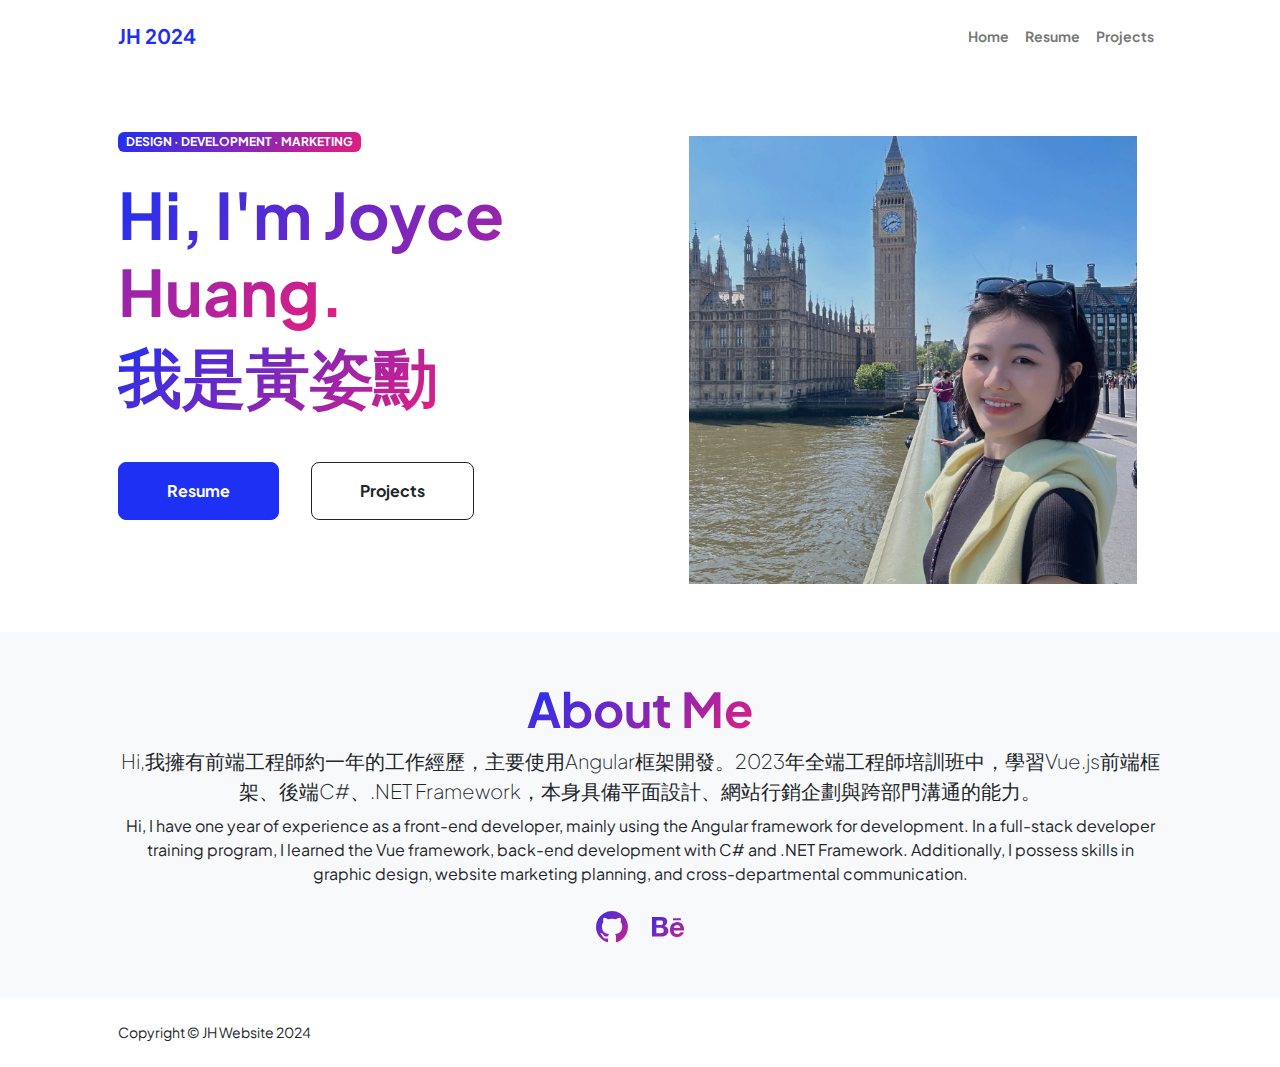
<file: index.html>
<!DOCTYPE html>
<html lang="en">

<head>
    <meta charset="utf-8" />
    <meta name="viewport" content="width=device-width, initial-scale=1, shrink-to-fit=no" />
    <meta name="description" content="" />
    <meta name="author" content="" />
    <title>Resume-Joyce Huang 2024</title>
    <!-- Favicon-->
    <link rel="icon" type="image/x-icon" href="assets/img/favicon.ico" />
    <!-- Custom Google font-->
    <link rel="preconnect" href="https://fonts.googleapis.com" />
    <link rel="preconnect" href="https://fonts.gstatic.com" crossorigin />
    <link
        href="https://fonts.googleapis.com/css2?family=Plus+Jakarta+Sans:wght@100;200;300;400;500;600;700;800;900&amp;display=swap"
        rel="stylesheet" />
    <!-- Bootstrap icons-->
    <link href="https://cdn.jsdelivr.net/npm/bootstrap-icons@1.8.1/font/bootstrap-icons.css" rel="stylesheet" />
    <!-- Core theme CSS (includes Bootstrap)-->
    <link href="css/styles.css" rel="stylesheet" />
</head>

<body class="d-flex flex-column h-100">
    <main class="flex-shrink-0">
        <!-- Navigation-->
        <nav class="navbar navbar-expand-lg navbar-light bg-white py-3">
            <div class="container px-5">
                <a class="navbar-brand" href="index.html"><span class="fw-bolder text-primary">JH 2024</span></a>
                <button class="navbar-toggler" type="button" data-bs-toggle="collapse"
                    data-bs-target="#navbarSupportedContent" aria-controls="navbarSupportedContent"
                    aria-expanded="false" aria-label="Toggle navigation"><span
                        class="navbar-toggler-icon"></span></button>
                <div class="collapse navbar-collapse" id="navbarSupportedContent">
                    <ul class="navbar-nav ms-auto mb-2 mb-lg-0 small fw-bolder">
                        <li class="nav-item"><a class="nav-link" href="index.html">Home</a></li>
                        <li class="nav-item"><a class="nav-link" href="resume.html">Resume</a></li>
                        <li class="nav-item"><a class="nav-link" href="projects.html">Projects</a></li>
                        <!-- <li class="nav-item"><a class="nav-link" href="contact.html">Contact</a></li> -->
                    </ul>
                </div>
            </div>
        </nav>
        <!-- Header-->
        <header class="">
            <div class="container px-5 pb-5">
                <div class="row gx-5 align-items-center">
                    <div class="col-12 col-md-6 text-center text-md-start">
                        <!-- Header text content-->
                        <div class="text-center text-md-start">
                            <div class="badge bg-gradient-primary-to-secondary text-white mb-4">
                                <div class="text-uppercase">Design &middot; Development &middot; Marketing</div>
                            </div>
                            <h1 class="display-3 fw-bolder mb-2"><span class="text-gradient d-inline">Hi, I'm Joyce
                                    Huang.</span></h1>
                            <h1 class="display-3 fw-bolder mb-2"><span class="text-gradient d-inline">我是黃姿勳</span></h1>
                            <div
                                class="d-grid gap-3 d-sm-flex justify-content-sm-center justify-content-md-start mb-2 mt-5">
                                <a class="btn btn-primary btn-lg px-5 py-3 me-sm-3 fs-6 fw-bolder"
                                    href="resume.html">Resume</a>
                                <a class="btn btn-outline-dark btn-lg px-5 py-3 fs-6 fw-bolder"
                                    href="projects.html">Projects</a>
                            </div>
                        </div>
                    </div>
                    <div class="col-12 col-md-6 d-flex justify-content-center mt-2 mt-md-0">
                        <!-- Header profile picture-->
                        <div class="profile bg-gradient-primary-to-secondary">
                            <img class="profile-img w-100 h-100" src="assets/img/profile.png" alt="Joyce Huang" />
                            <div class="dots-1"></div>
                            <div class="dots-2"></div>
                            <div class="dots-3"></div>
                        </div>
                    </div>
                </div>
            </div>
        </header>

        <!-- About Section-->
        <section class="bg-light py-5">
            <div class="container px-5">
                <div class="row gx-2 justify-content-center">
                    <div class="col-xxl-8">
                        <div class="text-center">
                            <h2 class="display-5 fw-bolder"><span class="text-gradient d-inline">About Me</span></h2>
                            <p class="lead fw-light mb-2">
                                Hi,我擁有前端工程師約一年的工作經歷，主要使用Angular框架開發。2023年全端工程師培訓班中，學習Vue.js前端框架、後端C#、.NET
                                Framework，本身具備平面設計、網站行銷企劃與跨部門溝通的能力。</p>
                            <p>Hi, I have one year of experience as a front-end developer, mainly using the Angular
                                framework for
                                development. In a full-stack developer training program, I learned the Vue framework,
                                back-end
                                development with C# and .NET Framework. Additionally, I possess skills in graphic
                                design, website
                                marketing planning, and cross-departmental communication.
                            </p>
                            </p>
                            <div class="d-flex justify-content-center fs-2 gap-4">
                                <a class="text-gradient" href="https://github.com/hsunhuang"><i
                                        class="bi bi-github"></i></a>
                                <a class="text-gradient" href="https://www.behance.net/yvmpjoyce"><i
                                        class="bi bi-behance"></i></a>
                            </div>
                        </div>
                    </div>
                </div>
            </div>
        </section>
    </main>
    <!-- Footer-->
    <footer class="bg-white py-4 mt-auto">
        <div class="container px-5">
            <div class="row align-items-center justify-content-between flex-column flex-sm-row">
                <div class="col-auto">
                    <div class="small m-0">Copyright &copy; JH Website 2024</div>
                </div>

            </div>
        </div>
    </footer>
    <!-- Bootstrap core JS-->
    <script src="https://cdn.jsdelivr.net/npm/bootstrap@5.2.3/dist/js/bootstrap.bundle.min.js"></script>
    <!-- Core theme JS-->
    <script src="js/scripts.js"></script>
</body>

</html>
</file>
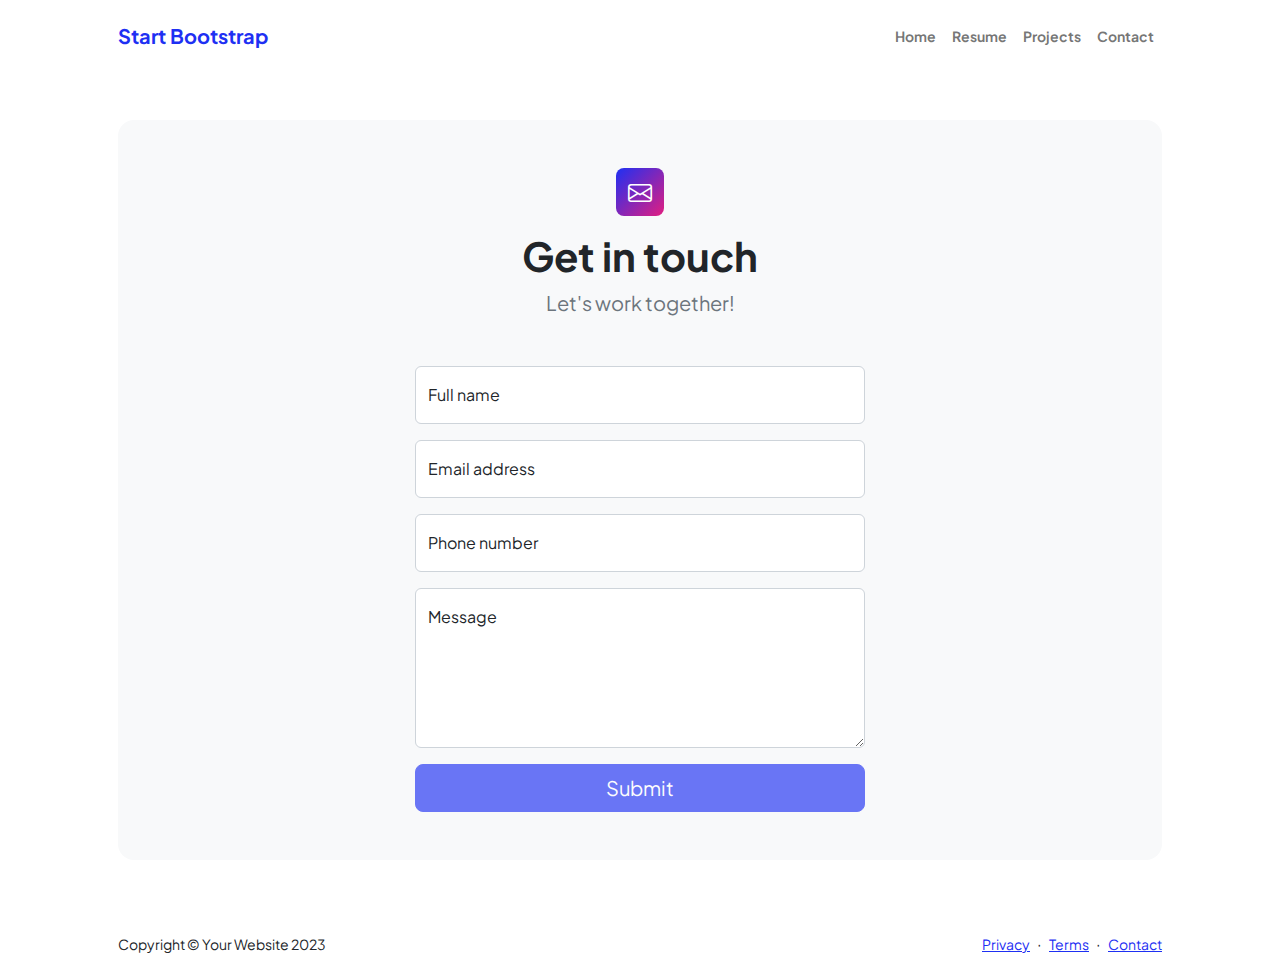
<file: contact.html>
<!DOCTYPE html>
<html lang="en">
    <head>
        <meta charset="utf-8" />
        <meta name="viewport" content="width=device-width, initial-scale=1, shrink-to-fit=no" />
        <meta name="description" content />
        <meta name="author" content />
        <title>Modern Business - Start Bootstrap Template</title>
        <!-- Favicon-->
        <link rel="icon" type="image/x-icon" href="assets/favicon.ico" />
        <!-- Custom Google font-->
        <link rel="preconnect" href="https://fonts.googleapis.com" />
        <link rel="preconnect" href="https://fonts.gstatic.com" crossorigin />
        <link href="https://fonts.googleapis.com/css2?family=Plus+Jakarta+Sans:wght@100;200;300;400;500;600;700;800;900&amp;display=swap" rel="stylesheet" />
        <!-- Bootstrap icons-->
        <link href="https://cdn.jsdelivr.net/npm/bootstrap-icons@1.8.1/font/bootstrap-icons.css" rel="stylesheet" />
        <!-- Core theme CSS (includes Bootstrap)-->
        <link href="css/styles.css" rel="stylesheet" />
    </head>
    <body class="d-flex flex-column">
        <main class="flex-shrink-0">
            <!-- Navigation-->
            <nav class="navbar navbar-expand-lg navbar-light bg-white py-3">
                <div class="container px-5">
                    <a class="navbar-brand" href="index.html"><span class="fw-bolder text-primary">Start Bootstrap</span></a>
                    <button class="navbar-toggler" type="button" data-bs-toggle="collapse" data-bs-target="#navbarSupportedContent" aria-controls="navbarSupportedContent" aria-expanded="false" aria-label="Toggle navigation"><span class="navbar-toggler-icon"></span></button>
                    <div class="collapse navbar-collapse" id="navbarSupportedContent">
                        <ul class="navbar-nav ms-auto mb-2 mb-lg-0 small fw-bolder">
                            <li class="nav-item"><a class="nav-link" href="index.html">Home</a></li>
                            <li class="nav-item"><a class="nav-link" href="resume.html">Resume</a></li>
                            <li class="nav-item"><a class="nav-link" href="projects.html">Projects</a></li>
                            <li class="nav-item"><a class="nav-link" href="contact.html">Contact</a></li>
                        </ul>
                    </div>
                </div>
            </nav>
            <!-- Page content-->
            <section class="py-5">
                <div class="container px-5">
                    <!-- Contact form-->
                    <div class="bg-light rounded-4 py-5 px-4 px-md-5">
                        <div class="text-center mb-5">
                            <div class="feature bg-primary bg-gradient-primary-to-secondary text-white rounded-3 mb-3"><i class="bi bi-envelope"></i></div>
                            <h1 class="fw-bolder">Get in touch</h1>
                            <p class="lead fw-normal text-muted mb-0">Let's work together!</p>
                        </div>
                        <div class="row gx-5 justify-content-center">
                            <div class="col-lg-8 col-xl-6">
                                <!-- * * * * * * * * * * * * * * *-->
                                <!-- * * SB Forms Contact Form * *-->
                                <!-- * * * * * * * * * * * * * * *-->
                                <!-- This form is pre-integrated with SB Forms.-->
                                <!-- To make this form functional, sign up at-->
                                <!-- https://startbootstrap.com/solution/contact-forms-->
                                <!-- to get an API token!-->
                                <form id="contactForm" data-sb-form-api-token="API_TOKEN">
                                    <!-- Name input-->
                                    <div class="form-floating mb-3">
                                        <input class="form-control" id="name" type="text" placeholder="Enter your name..." data-sb-validations="required" />
                                        <label for="name">Full name</label>
                                        <div class="invalid-feedback" data-sb-feedback="name:required">A name is required.</div>
                                    </div>
                                    <!-- Email address input-->
                                    <div class="form-floating mb-3">
                                        <input class="form-control" id="email" type="email" placeholder="name@example.com" data-sb-validations="required,email" />
                                        <label for="email">Email address</label>
                                        <div class="invalid-feedback" data-sb-feedback="email:required">An email is required.</div>
                                        <div class="invalid-feedback" data-sb-feedback="email:email">Email is not valid.</div>
                                    </div>
                                    <!-- Phone number input-->
                                    <div class="form-floating mb-3">
                                        <input class="form-control" id="phone" type="tel" placeholder="(123) 456-7890" data-sb-validations="required" />
                                        <label for="phone">Phone number</label>
                                        <div class="invalid-feedback" data-sb-feedback="phone:required">A phone number is required.</div>
                                    </div>
                                    <!-- Message input-->
                                    <div class="form-floating mb-3">
                                        <textarea class="form-control" id="message" type="text" placeholder="Enter your message here..." style="height: 10rem" data-sb-validations="required"></textarea>
                                        <label for="message">Message</label>
                                        <div class="invalid-feedback" data-sb-feedback="message:required">A message is required.</div>
                                    </div>
                                    <!-- Submit success message-->
                                    <!---->
                                    <!-- This is what your users will see when the form-->
                                    <!-- has successfully submitted-->
                                    <div class="d-none" id="submitSuccessMessage">
                                        <div class="text-center mb-3">
                                            <div class="fw-bolder">Form submission successful!</div>
                                            To activate this form, sign up at
                                            <br />
                                            <a href="https://startbootstrap.com/solution/contact-forms">https://startbootstrap.com/solution/contact-forms</a>
                                        </div>
                                    </div>
                                    <!-- Submit error message-->
                                    <!---->
                                    <!-- This is what your users will see when there is-->
                                    <!-- an error submitting the form-->
                                    <div class="d-none" id="submitErrorMessage"><div class="text-center text-danger mb-3">Error sending message!</div></div>
                                    <!-- Submit Button-->
                                    <div class="d-grid"><button class="btn btn-primary btn-lg disabled" id="submitButton" type="submit">Submit</button></div>
                                </form>
                            </div>
                        </div>
                    </div>
                </div>
            </section>
        </main>
        <!-- Footer-->
        <footer class="bg-white py-4 mt-auto">
            <div class="container px-5">
                <div class="row align-items-center justify-content-between flex-column flex-sm-row">
                    <div class="col-auto"><div class="small m-0">Copyright &copy; Your Website 2023</div></div>
                    <div class="col-auto">
                        <a class="small" href="#!">Privacy</a>
                        <span class="mx-1">&middot;</span>
                        <a class="small" href="#!">Terms</a>
                        <span class="mx-1">&middot;</span>
                        <a class="small" href="#!">Contact</a>
                    </div>
                </div>
            </div>
        </footer>
        <!-- Bootstrap core JS-->
        <script src="https://cdn.jsdelivr.net/npm/bootstrap@5.2.3/dist/js/bootstrap.bundle.min.js"></script>
        <!-- Core theme JS-->
        <script src="js/scripts.js"></script>
        <!-- * * * * * * * * * * * * * * * * * * * * * * * * * * * * * * * * * * * * * * * *-->
        <!-- * *                               SB Forms JS                               * *-->
        <!-- * * Activate your form at https://startbootstrap.com/solution/contact-forms * *-->
        <!-- * * * * * * * * * * * * * * * * * * * * * * * * * * * * * * * * * * * * * * * *-->
        <script src="https://cdn.startbootstrap.com/sb-forms-latest.js"></script>
    </body>
</html>
</file>
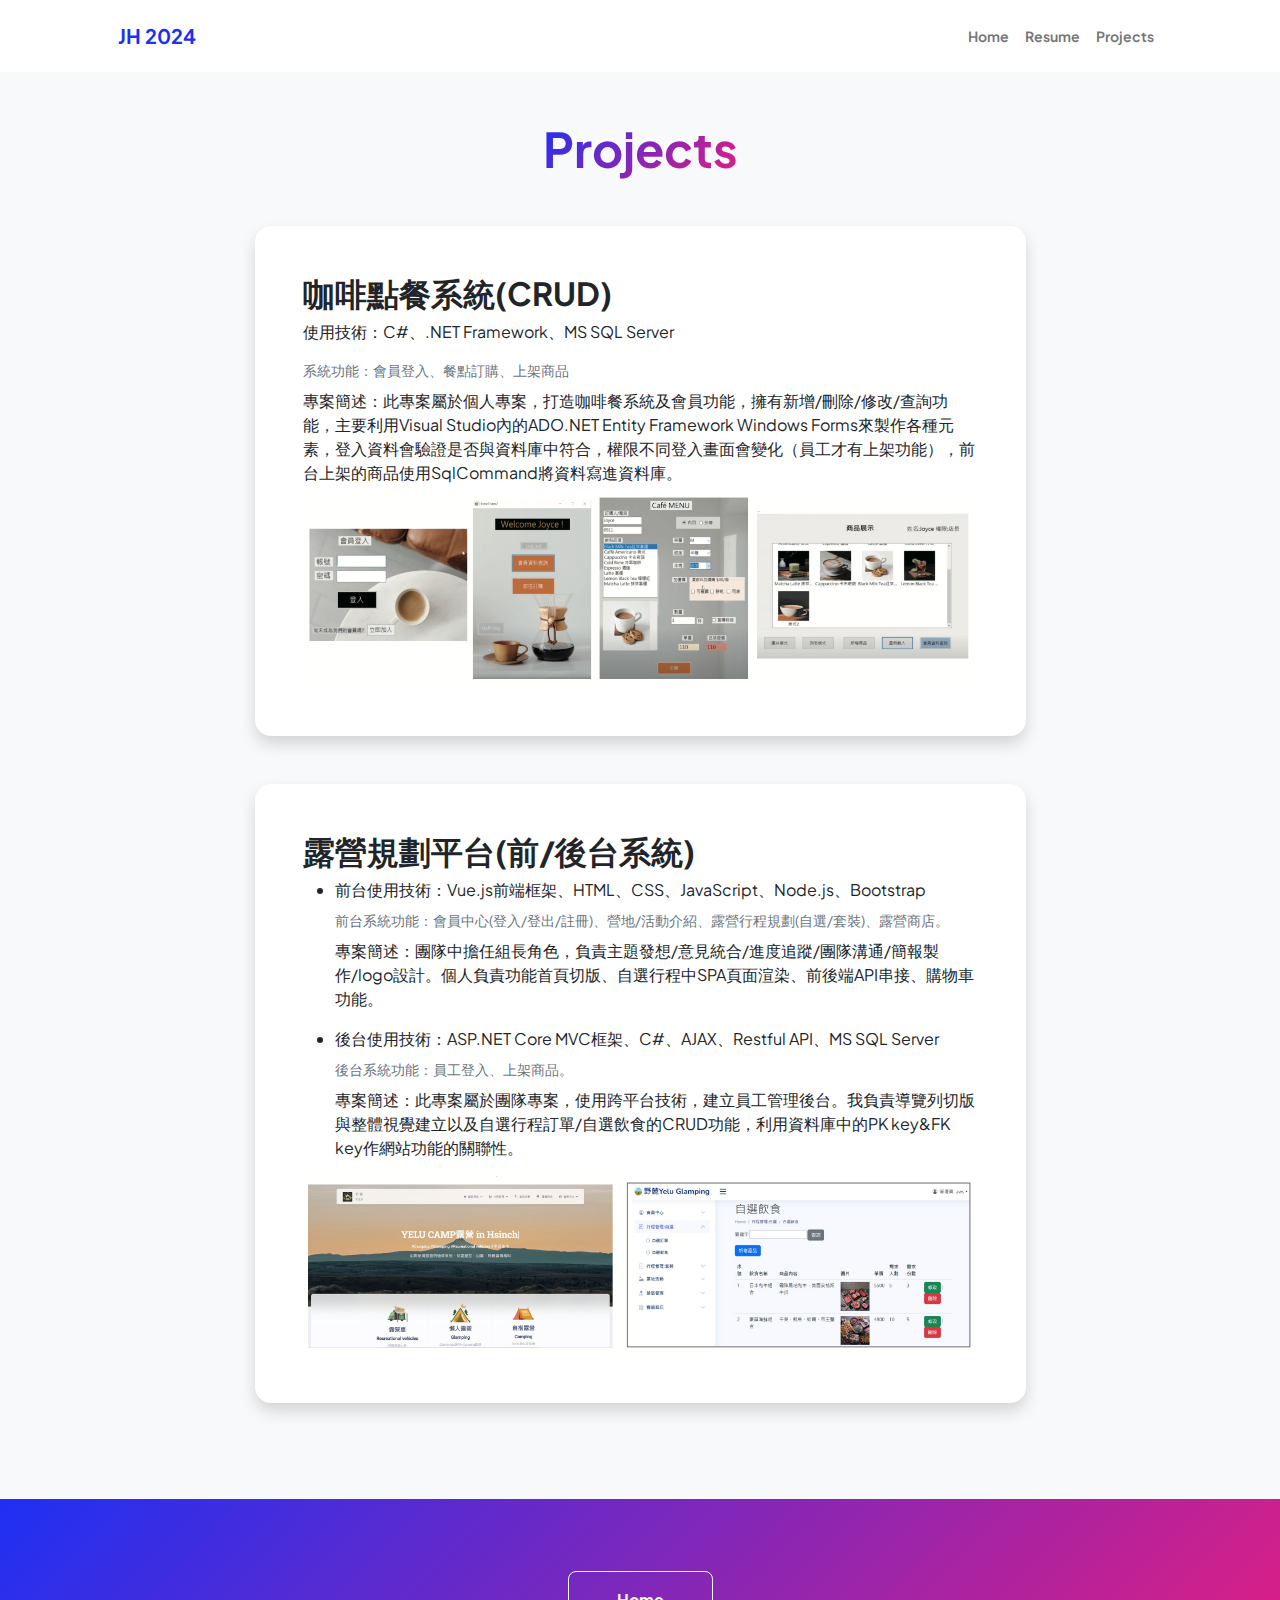
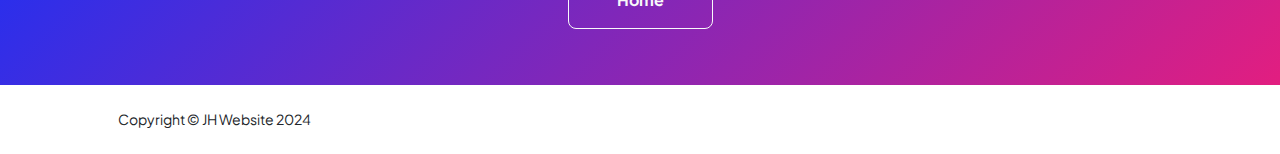
<file: projects.html>
<!DOCTYPE html>
<html lang="en">

<head>
    <meta charset="utf-8" />
    <meta name="viewport" content="width=device-width, initial-scale=1, shrink-to-fit=no" />
    <meta name="description" content="" />
    <meta name="author" content="" />
    <title>Resume-Joyce Huang 2024</title>
    <!-- Favicon-->
    <link rel="icon" type="image/x-icon" href="assets/img/favicon.ico" />
    <!-- Custom Google font-->
    <link rel="preconnect" href="https://fonts.googleapis.com" />
    <link rel="preconnect" href="https://fonts.gstatic.com" crossorigin />
    <link
        href="https://fonts.googleapis.com/css2?family=Plus+Jakarta+Sans:wght@100;200;300;400;500;600;700;800;900&amp;display=swap"
        rel="stylesheet" />
    <!-- Bootstrap icons-->
    <link href="https://cdn.jsdelivr.net/npm/bootstrap-icons@1.8.1/font/bootstrap-icons.css" rel="stylesheet" />
    <!-- Core theme CSS (includes Bootstrap)-->
    <link href="css/styles.css" rel="stylesheet" />
</head>

<body class="d-flex flex-column h-100 bg-light">
    <main class="flex-shrink-0">
        <!-- Navigation-->
        <nav class="navbar navbar-expand-lg navbar-light bg-white py-3">
            <div class="container px-5">
                <a class="navbar-brand" href="index.html"><span class="fw-bolder text-primary">JH 2024</span></a>
                <button class="navbar-toggler" type="button" data-bs-toggle="collapse"
                    data-bs-target="#navbarSupportedContent" aria-controls="navbarSupportedContent"
                    aria-expanded="false" aria-label="Toggle navigation"><span
                        class="navbar-toggler-icon"></span></button>
                <div class="collapse navbar-collapse" id="navbarSupportedContent">
                    <ul class="navbar-nav ms-auto mb-2 mb-lg-0 small fw-bolder">
                        <li class="nav-item"><a class="nav-link" href="index.html">Home</a></li>
                        <li class="nav-item"><a class="nav-link" href="resume.html">Resume</a></li>
                        <li class="nav-item"><a class="nav-link" href="projects.html">Projects</a></li>
                        <!-- <li class="nav-item"><a class="nav-link" href="contact.html">Contact</a></li> -->
                    </ul>
                </div>
            </div>
        </nav>
        <!-- Projects Section-->
        <section class="py-5">
            <div class="container px-5 mb-5">
                <div class="text-center mb-5">
                    <h1 class="display-5 fw-bolder mb-0"><span class="text-gradient d-inline">Projects</span></h1>
                </div>
                <div class="row gx-5 justify-content-center">
                    <div class="col-lg-11 col-xl-9 col-xxl-8">
                        <!-- Project Card 1-->
                        <div class="card overflow-hidden shadow rounded-4 border-0 mb-5">
                            <div class="card-body p-0">
                                <div class="d-flex align-items-center">
                                    <div class="p-5">
                                        <h2 class="fw-bolder">咖啡點餐系統(CRUD)</h2>
                                        <p>使用技術：C#、.NET Framework、MS SQL Server</p>
                                        <p class="small text-muted mt-2 mb-2">系統功能：會員登入、餐點訂購、上架商品</p>
                                        <p class="mt-2 mb-2">專案簡述：此專案屬於個人專案，打造咖啡餐系統及會員功能，擁有新增/刪除/修改/查詢功能，主要利用Visual
                                            Studio內的ADO.NET Entity Framework Windows
                                            Forms來製作各種元素，登入資料會驗證是否與資料庫中符合，權限不同登入畫面會變化（員工才有上架功能），前台上架的商品使用SqlCommand將資料寫進資料庫。
                                        </p>
                                        <img class="img-fluid" src="assets/img/mid.png" alt="..." />

                                    </div>
                                </div>
                            </div>
                        </div>
                        <!-- Project Card 2-->
                        <div class="card overflow-hidden shadow rounded-4 border-0">
                            <div class="card-body p-0">
                                <div class="d-flex align-items-center">
                                    <div class="p-5">
                                        <h2 class="fw-bolder w-300 h-400">露營規劃平台(前/後台系統)</h2>
                                        <ul>
                                            <li>前台使用技術：Vue.js前端框架、HTML、CSS、JavaScript、Node.js、Bootstrap</li>
                                            <p class="small text-muted mt-2 mb-2">
                                                前台系統功能：會員中心(登入/登出/註冊)、營地/活動介紹、露營行程規劃(自選/套裝)、露營商店。</p>
                                            <p>專案簡述：團隊中擔任組長角色，負責主題發想/意見統合/進度追蹤/團隊溝通/簡報製作/logo設計。個人負責功能首頁切版、自選行程中SPA頁面渲染、前後端API串接、購物車功能。
                                            </p>
                                        </ul>
                                        <ul>
                                            <li>後台使用技術：ASP.NET Core MVC框架、C#、AJAX、Restful API、MS SQL Server
                                            </li>
                                            <p class="small text-muted mt-2 mb-2">後台系統功能：員工登入、上架商品。</p>
                                            <p>專案簡述：此專案屬於團隊專案，使用跨平台技術，建立員工管理後台。我負責導覽列切版與整體視覺建立以及自選行程訂單/自選飲食的CRUD功能，利用資料庫中的PK
                                                key&FK key作網站功能的關聯性。</p>
                                        </ul>
                                        <img class="img-fluid w-300 h-400" src="assets/img/final.png" alt="..." />

                                    </div>

                                </div>
                            </div>
                        </div>
                    </div>
                </div>
            </div>
        </section>
        <!-- Call to action section-->
        <section class="py-5 bg-gradient-primary-to-secondary text-white">
            <div class="container px-2 my-2">
                <div class="text-center">
                    <h2 class="display-4 fw-bolder mb-4"></h2>
                    <a class="btn btn-outline-light btn-lg px-5 py-3 fs-6 fw-bolder" href="index.html">Home</a>
                </div>
            </div>
        </section>
    </main>
    <!-- Footer-->
    <footer class="bg-white py-4 mt-auto">
        <div class="container px-5">
            <div class="row align-items-center justify-content-between flex-column flex-sm-row">
                <div class="col-auto">
                    <div class="small m-0">Copyright &copy; JH Website 2024</div>
                </div>

            </div>
        </div>
    </footer>
    <!-- Bootstrap core JS-->
    <script src="https://cdn.jsdelivr.net/npm/bootstrap@5.2.3/dist/js/bootstrap.bundle.min.js"></script>
    <!-- Core theme JS-->
    <script src="js/scripts.js"></script>
</body>

</html>
</file>
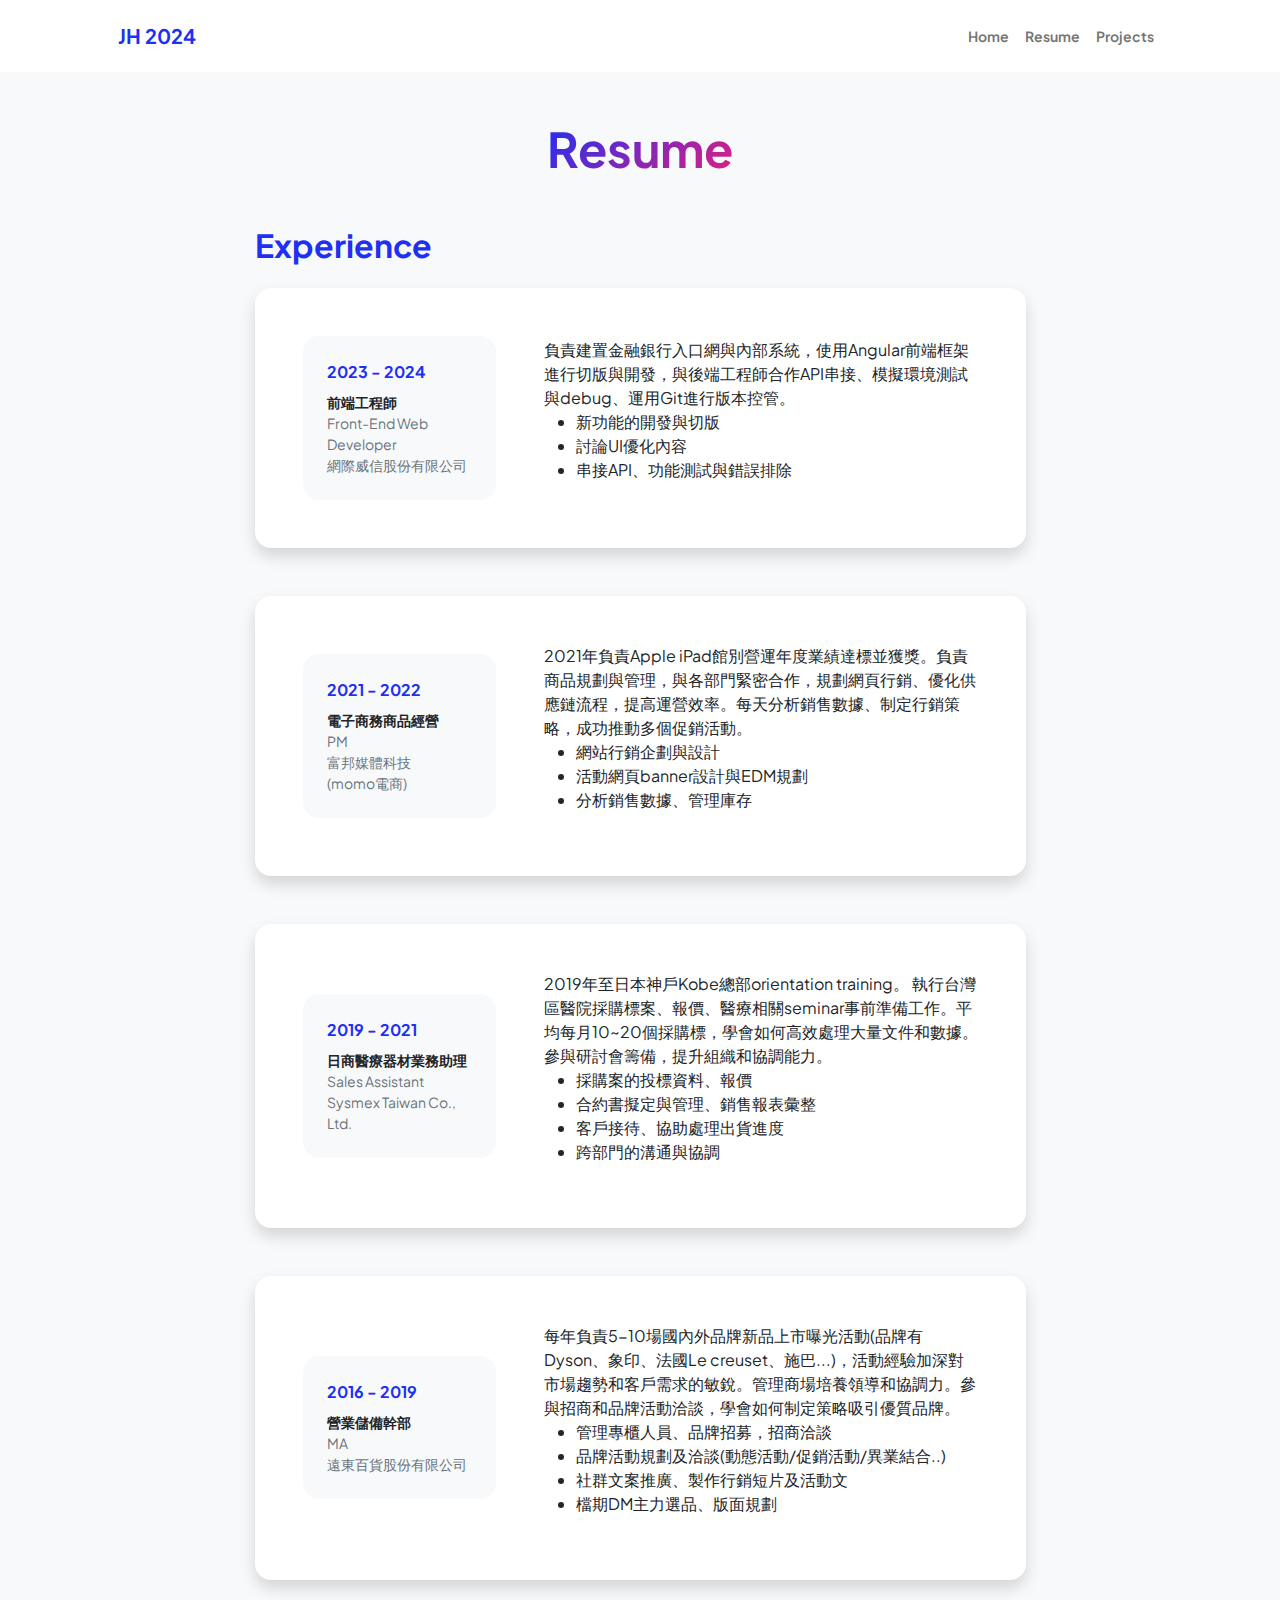
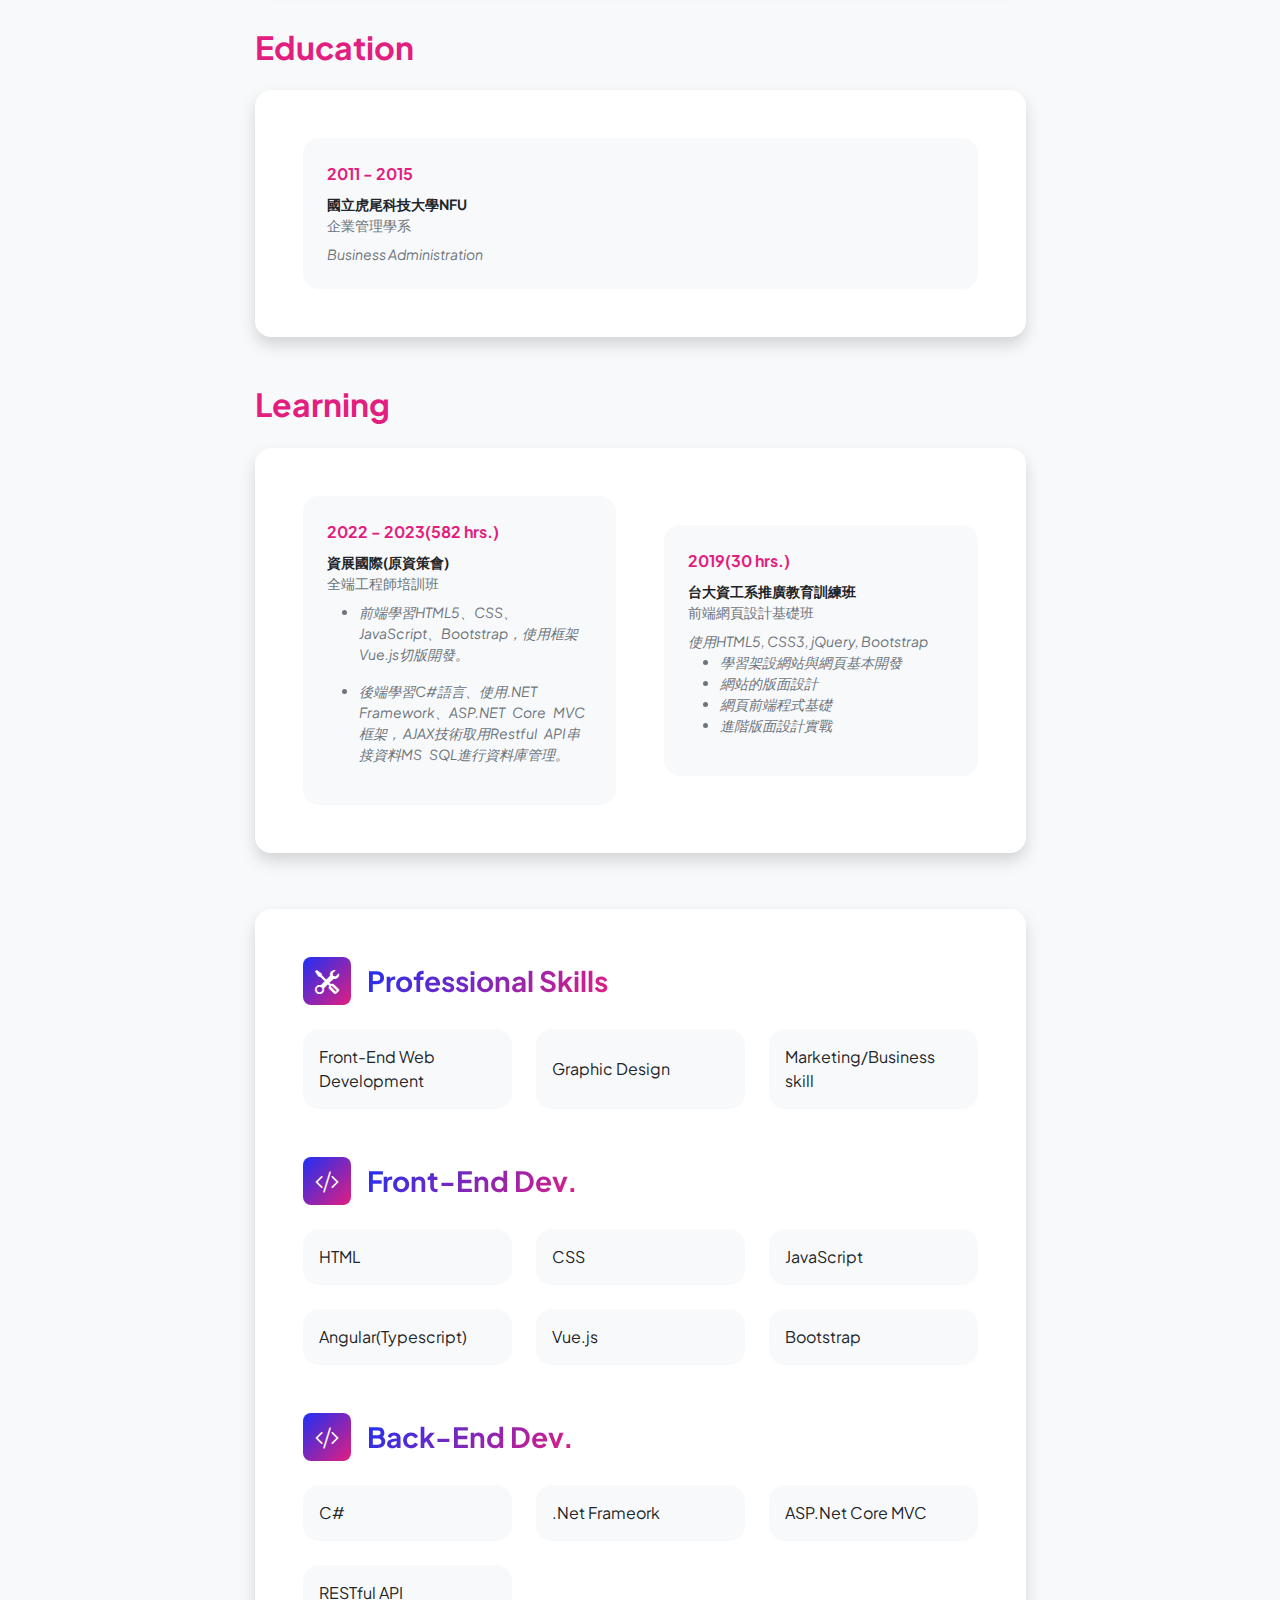
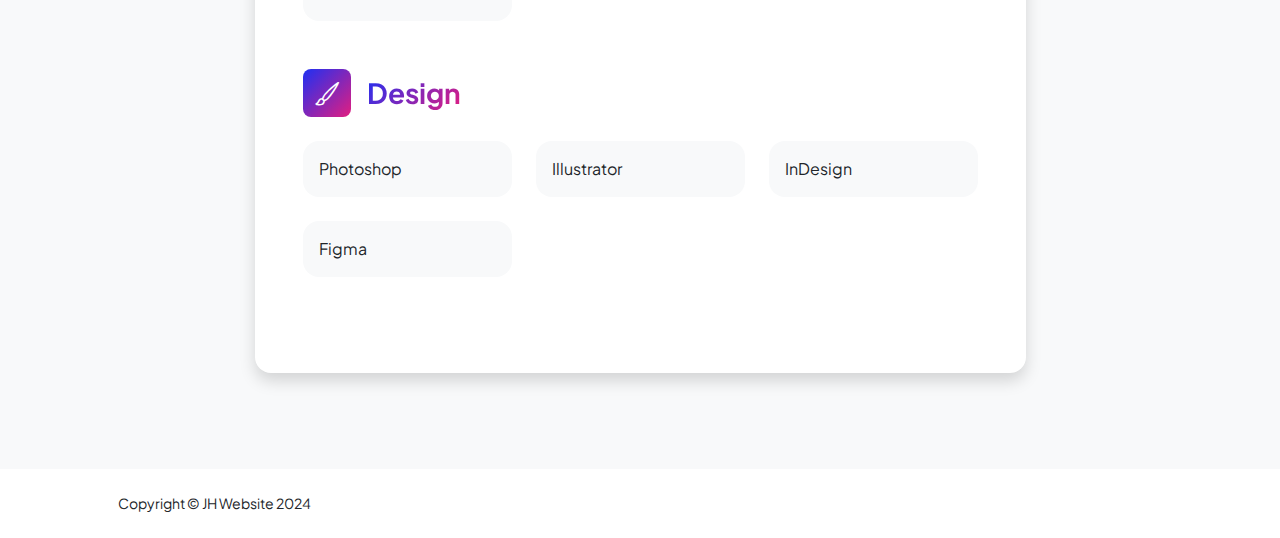
<file: resume.html>
<!DOCTYPE html>
<html lang="en">

<head>
    <meta charset="utf-8" />
    <meta name="viewport" content="width=device-width, initial-scale=1, shrink-to-fit=no" />
    <meta name="description" content="" />
    <meta name="author" content="" />
    <title>Resume-Joyce Huang 2024</title>
    <!-- Favicon-->
    <link rel="icon" type="image/x-icon" href="assets/img/favicon.ico" />
    <!-- Custom Google font-->
    <link rel="preconnect" href="https://fonts.googleapis.com" />
    <link rel="preconnect" href="https://fonts.gstatic.com" crossorigin />
    <link
        href="https://fonts.googleapis.com/css2?family=Plus+Jakarta+Sans:wght@100;200;300;400;500;600;700;800;900&amp;display=swap"
        rel="stylesheet" />
    <!-- Bootstrap icons-->
    <link href="https://cdn.jsdelivr.net/npm/bootstrap-icons@1.8.1/font/bootstrap-icons.css" rel="stylesheet" />
    <!-- Core theme CSS (includes Bootstrap)-->
    <link href="css/styles.css" rel="stylesheet" />
</head>

<body class="d-flex flex-column h-100 bg-light">
    <main class="flex-shrink-0">
        <!-- Navigation-->
        <nav class="navbar navbar-expand-lg navbar-light bg-white py-3">
            <div class="container px-5">
                <a class="navbar-brand" href="index.html"><span class="fw-bolder text-primary">JH 2024</span></a>
                <button class="navbar-toggler" type="button" data-bs-toggle="collapse"
                    data-bs-target="#navbarSupportedContent" aria-controls="navbarSupportedContent"
                    aria-expanded="false" aria-label="Toggle navigation"><span
                        class="navbar-toggler-icon"></span></button>
                <div class="collapse navbar-collapse" id="navbarSupportedContent">
                    <ul class="navbar-nav ms-auto mb-2 mb-lg-0 small fw-bolder">
                        <li class="nav-item"><a class="nav-link" href="index.html">Home</a></li>
                        <li class="nav-item"><a class="nav-link" href="resume.html">Resume</a></li>
                        <li class="nav-item"><a class="nav-link" href="projects.html">Projects</a></li>
                        <!-- <li class="nav-item"><a class="nav-link" href="contact.html">Contact</a></li> -->
                    </ul>
                </div>
            </div>
        </nav>
        <!-- Page Content-->
        <div class="container px-5 my-5">
            <div class="text-center mb-5">
                <h1 class="display-5 fw-bolder mb-0"><span class="text-gradient d-inline">Resume</span></h1>
            </div>
            <div class="row gx-5 justify-content-center">
                <div class="col-lg-11 col-xl-9 col-xxl-8">
                    <!-- Experience Section-->
                    <section>
                        <div class="d-flex align-items-center justify-content-between mb-4">
                            <h2 class="text-primary fw-bolder mb-0">Experience</h2>
                            <!-- Download resume button-->
                            <!-- Note: Set the link href target to a PDF file within your project-->
                            <!-- <a class="btn btn-primary px-4 py-3" href="#!">
                                    <div class="d-inline-block bi bi-download me-2"></div>
                                    Download Resume
                                </a> -->
                        </div>
                        <!-- Experience Card 1-->
                        <div class="card shadow border-0 rounded-4 mb-5">
                            <div class="card-body p-5">
                                <div class="row align-items-center gx-5">
                                    <div class="col text-center text-lg-start mb-4 mb-lg-0">
                                        <div class="bg-light p-4 rounded-4">
                                            <div class="text-primary fw-bolder mb-2">2023 - 2024</div>
                                            <div class="small fw-bolder">前端工程師</div>
                                            <div class="small text-muted">Front-End Web Developer</div>
                                            <div class="small text-muted">網際威信股份有限公司</div>
                                        </div>
                                    </div>
                                    <div class="col-lg-8">
                                        <div>
                                            負責建置金融銀行入口網與內部系統，使用Angular前端框架進行切版與開發，與後端工程師合作API串接、模擬環境測試與debug、運用Git進行版本控管。
                                            <ul>
                                                <li>新功能的開發與切版</li>
                                                <li>討論UI優化內容</li>
                                                <li>串接API、功能測試與錯誤排除</li>
                                            </ul>
                                        </div>
                                    </div>
                                </div>
                            </div>
                        </div>
                        <!-- Experience Card 2-->
                        <div class="card shadow border-0 rounded-4 mb-5">
                            <div class="card-body p-5">
                                <div class="row align-items-center gx-5">
                                    <div class="col text-center text-lg-start mb-4 mb-lg-0">
                                        <div class="bg-light p-4 rounded-4">
                                            <div class="text-primary fw-bolder mb-2">2021 - 2022</div>
                                            <div class="small fw-bolder">電子商務商品經營</div>
                                            <div class="small text-muted">PM</div>
                                            <div class="small text-muted">富邦媒體科技</div>
                                            <div class="small text-muted">(momo電商)</div>
                                        </div>
                                    </div>
                                    <div class="col-lg-8">
                                        <div>2021年負責Apple
                                            iPad館別營運年度業績達標並獲獎。負責商品規劃與管理，與各部門緊密合作，規劃網頁行銷、優化供應鏈流程，提高運營效率。每天分析銷售數據、制定行銷策略，成功推動多個促銷活動。
                                            <ul>
                                                <li>網站行銷企劃與設計</li>
                                                <li>活動網頁banner設計與EDM規劃</li>
                                                <li>分析銷售數據、管理庫存</li>
                                            </ul>
                                        </div>
                                    </div>
                                </div>
                            </div>
                        </div>
                        <!-- Experience Card 3-->
                        <div class="card shadow border-0 rounded-4 mb-5">
                            <div class="card-body p-5">
                                <div class="row align-items-center gx-5">
                                    <div class="col text-center text-lg-start mb-4 mb-lg-0">
                                        <div class="bg-light p-4 rounded-4">
                                            <div class="text-primary fw-bolder mb-2">2019 - 2021</div>
                                            <div class="small fw-bolder">日商醫療器材業務助理</div>
                                            <div class="small text-muted">Sales Assistant</div>
                                            <div class="small text-muted">Sysmex Taiwan Co., Ltd.</div>
                                        </div>
                                    </div>
                                    <div class="col-lg-8">
                                        <div>2019年至日本神戶Kobe總部orientation training。
                                            執行台灣區醫院採購標案、報價、醫療相關seminar事前準備工作。平均每月10~20個採購標，學會如何高效處理大量文件和數據。參與研討會籌備，提升組織和協調能力。
                                            <ul>
                                                <li>採購案的投標資料、報價</li>
                                                <li>合約書擬定與管理、銷售報表彙整</li>
                                                <li>客戶接待、協助處理出貨進度</li>
                                                <li>跨部門的溝通與協調</li>
                                            </ul>
                                        </div>
                                    </div>
                                </div>
                            </div>
                        </div>
                        <!-- Experience Card 4-->
                        <div class="card shadow border-0 rounded-4 mb-5">
                            <div class="card-body p-5">
                                <div class="row align-items-center gx-5">
                                    <div class="col text-center text-lg-start mb-4 mb-lg-0">
                                        <div class="bg-light p-4 rounded-4">
                                            <div class="text-primary fw-bolder mb-2">2016 - 2019</div>
                                            <div class="small fw-bolder">營業儲備幹部</div>
                                            <div class="small text-muted">MA</div>
                                            <div class="small text-muted">遠東百貨股份有限公司</div>
                                        </div>
                                    </div>
                                    <div class="col-lg-8">
                                        <div>每年負責5-10場國內外品牌新品上市曝光活動(品牌有Dyson、象印、法國Le
                                            creuset、施巴...)，活動經驗加深對市場趨勢和客戶需求的敏銳。管理商場培養領導和協調力。參與招商和品牌活動洽談，學會如何制定策略吸引優質品牌。
                                        </div>
                                        <ul>
                                            <li>管理專櫃人員、品牌招募，招商洽談</li>
                                            <li>品牌活動規劃及洽談(動態活動/促銷活動/異業結合..)</li>
                                            <li>社群文案推廣、製作行銷短片及活動文</li>
                                            <li>檔期DM主力選品、版面規劃</li>
                                        </ul>
                                    </div>
                                </div>
                            </div>
                        </div>
                    </section>
                    <!-- Education Section-->
                    <section>
                        <h2 class="text-secondary fw-bolder mb-4">Education</h2>
                        <!-- Education Card 1-->
                        <div class="card shadow border-0 rounded-4 mb-5">
                            <div class="card-body p-5">
                                <div class="row align-items-center gx-5">
                                    <div class="col text-center text-lg-start mb-4 mb-lg-0">
                                        <div class="bg-light p-4 rounded-4">
                                            <div class="text-secondary fw-bolder mb-2">2011 - 2015</div>
                                            <div class="mb-2">
                                                <div class="small fw-bolder">國立虎尾科技大學NFU</div>
                                                <div class="small text-muted">企業管理學系</div>
                                            </div>
                                            <div class="fst-italic">
                                                <div class="small text-muted">Business Administration</div>
                                                <div class="small text-muted"></div>
                                            </div>
                                        </div>
                                    </div>
                                </div>
                            </div>
                        </div>

                    </section>
                    <!-- Learning Section-->
                    <section>
                        <h2 class="text-secondary fw-bolder mb-4">Learning</h2>
                        <!--  Card 1-->
                        <div class="card shadow border-0 rounded-4 mb-5">
                            <div class="card-body p-5">
                                <div class="row align-items-center gx-5">
                                    <div class="col text-center text-lg-start mb-4 mb-lg-0">
                                        <div class="bg-light p-4 rounded-4">
                                            <div class="text-secondary fw-bolder mb-2">2022 - 2023(582 hrs.)</div>
                                            <div class="mb-2">
                                                <div class="small fw-bolder">資展國際(原資策會)</div>
                                                <div class="small text-muted">全端工程師培訓班</div>
                                            </div>
                                            <div class="fst-italic">
                                                <div class="small text-muted">
                                                    <ul>
                                                        <li>前端學習HTML5、CSS、JavaScript、Bootstrap，使用框架Vue.js切版開發。</li>
                                                    </ul>
                                                </div>
                                                <div class="small text-muted">
                                                    <ul>
                                                        <li>後端學習C#語言、使用.NET Framework、ASP.NET Core MVC框架，
                                                            AJAX技術取用Restful API串接資料MS SQL進行資料庫管理。</li>
                                                    </ul>
                                                </div>
                                            </div>
                                        </div>
                                    </div>
                                    <div class="col text-center text-lg-start mb-4 mb-lg-0">
                                        <div class="bg-light p-4 rounded-4">
                                            <div class="text-secondary fw-bolder mb-2">2019(30 hrs.)</div>
                                            <div class="mb-2">
                                                <div class="small fw-bolder">台大資工系推廣教育訓練班</div>
                                                <div class="small text-muted">前端網頁設計基礎班</div>
                                            </div>
                                            <div class="fst-italic">
                                                <div class="small text-muted">使用HTML5, CSS3, jQuery, Bootstrap
                                                    <ul>
                                                        <li>學習架設網站與網頁基本開發</li>
                                                        <li>網站的版面設計</li>
                                                        <li>網頁前端程式基礎</li>
                                                        <li>進階版面設計實戰</li>
                                                    </ul>
                                                </div>
                                                <div class="small text-muted"></div>
                                            </div>
                                        </div>
                                    </div>
                                </div>
                            </div>
                        </div>

                    </section>
                    <!-- Divider-->
                    <div class="pb-2"></div>
                    <!-- Skills Section-->
                    <section>
                        <!-- Skillset Card-->
                        <div class="card shadow border-0 rounded-4 mb-5">
                            <div class="card-body p-5">
                                <!-- Professional skills list-->
                                <div class="mb-5">
                                    <div class="d-flex align-items-center mb-4">
                                        <div
                                            class="feature bg-primary bg-gradient-primary-to-secondary text-white rounded-3 me-3">
                                            <i class="bi bi-tools"></i>
                                        </div>
                                        <h3 class="fw-bolder mb-0"><span class="text-gradient d-inline">Professional
                                                Skills</span></h3>
                                    </div>
                                    <div class="row row-cols-1 row-cols-md-3 mb-4">
                                        <div class="col mb-4 mb-md-0">
                                            <div class="d-flex align-items-center bg-light rounded-4 p-3 h-100">
                                                Front-End Web
                                                Development</div>
                                        </div>
                                        <div class="col mb-4 mb-md-0">
                                            <div class="d-flex align-items-center bg-light rounded-4 p-3 h-100">
                                                Graphic Design</div>
                                        </div>
                                        <div class="col">
                                            <div class="d-flex align-items-center bg-light rounded-4 p-3 h-100">
                                                Marketing/Business skill</div>
                                        </div>
                                    </div>

                                </div>
                                <!-- Front-end Languages list-->
                                <div class="mb-5">
                                    <div class="d-flex align-items-center mb-4">
                                        <div
                                            class="feature bg-primary bg-gradient-primary-to-secondary text-white rounded-3 me-3">
                                            <i class="bi bi-code-slash"></i>
                                        </div>
                                        <h3 class="fw-bolder mb-0"><span class="text-gradient d-inline">Front-End
                                                Dev.</span>
                                        </h3>
                                    </div>
                                    <div class="row row-cols-1 row-cols-md-3 mb-4">
                                        <div class="col mb-4 mb-md-0">
                                            <div class="d-flex align-items-center bg-light rounded-4 p-3 h-100">HTML
                                            </div>
                                        </div>
                                        <div class="col mb-4 mb-md-0">
                                            <div class="d-flex align-items-center bg-light rounded-4 p-3 h-100">CSS
                                            </div>
                                        </div>
                                        <div class="col">
                                            <div class="d-flex align-items-center bg-light rounded-4 p-3 h-100">
                                                JavaScript</div>
                                        </div>
                                    </div>
                                    <div class="row row-cols-1 row-cols-md-3">
                                        <div class="col mb-4 mb-md-0">
                                            <div class="d-flex align-items-center bg-light rounded-4 p-3 h-100">
                                                Angular(Typescript)
                                            </div>
                                        </div>
                                        <div class="col mb-4 mb-md-0">
                                            <div class="d-flex align-items-center bg-light rounded-4 p-3 h-100">Vue.js
                                            </div>
                                        </div>
                                        <div class="col">
                                            <div class="d-flex align-items-center bg-light rounded-4 p-3 h-100">
                                                Bootstrap
                                            </div>
                                        </div>
                                    </div>
                                </div>
                                <!-- Back-end Languages list-->
                                <div class="mb-5">
                                    <div class="d-flex align-items-center mb-4">
                                        <div
                                            class="feature bg-primary bg-gradient-primary-to-secondary text-white rounded-3 me-3">
                                            <i class="bi bi-code-slash"></i>
                                        </div>
                                        <h3 class="fw-bolder mb-0"><span class="text-gradient d-inline">Back-End
                                                Dev.</span>
                                        </h3>
                                    </div>
                                    <div class="row row-cols-1 row-cols-md-3 mb-4">
                                        <div class="col mb-4 mb-md-0">
                                            <div class="d-flex align-items-center bg-light rounded-4 p-3 h-100">C#
                                            </div>
                                        </div>
                                        <div class="col mb-4 mb-md-0">
                                            <div class="d-flex align-items-center bg-light rounded-4 p-3 h-100">.Net
                                                Frameork
                                            </div>
                                        </div>
                                        <div class="col">
                                            <div class="d-flex align-items-center bg-light rounded-4 p-3 h-100">
                                                ASP.Net Core MVC</div>
                                        </div>
                                    </div>
                                    <div class="row row-cols-1 row-cols-md-3">
                                        <div class="col mb-4 mb-md-0">
                                            <div class="d-flex align-items-center bg-light rounded-4 p-3 h-100">
                                                RESTful API
                                            </div>
                                        </div>
                                    </div>
                                </div>
                                <!-- design list-->
                                <div class="mb-5">
                                    <div class="d-flex align-items-center mb-4">
                                        <div
                                            class="feature bg-primary bg-gradient-primary-to-secondary text-white rounded-3 me-3">
                                            <i class="bi bi-brush"></i>
                                        </div>
                                        <h3 class="fw-bolder mb-0"><span class="text-gradient d-inline">Design</span>
                                        </h3>
                                    </div>
                                    <div class="row row-cols-1 row-cols-md-3 mb-4">
                                        <div class="col mb-4 mb-md-0">
                                            <div class="d-flex align-items-center bg-light rounded-4 p-3 h-100">
                                                Photoshop
                                            </div>
                                        </div>
                                        <div class="col mb-4 mb-md-0">
                                            <div class="d-flex align-items-center bg-light rounded-4 p-3 h-100">
                                                Illustrator
                                            </div>
                                        </div>
                                        <div class="col">
                                            <div class="d-flex align-items-center bg-light rounded-4 p-3 h-100">
                                                InDesign</div>
                                        </div>
                                    </div>
                                    <div class="row row-cols-1 row-cols-md-3">
                                        <div class="col mb-4 mb-md-0">
                                            <div class="d-flex align-items-center bg-light rounded-4 p-3 h-100">
                                                Figma
                                            </div>
                                        </div>
                                    </div>
                                </div>
                            </div>
                        </div>
                    </section>
                </div>
            </div>
        </div>
    </main>
    <!-- Footer-->
    <footer class="bg-white py-4 mt-auto">
        <div class="container px-5">
            <div class="row align-items-center justify-content-between flex-column flex-sm-row">
                <div class="col-auto">
                    <div class="small m-0">Copyright &copy; JH Website 2024</div>
                </div>

            </div>
        </div>
    </footer>
    <!-- Bootstrap core JS-->
    <script src="https://cdn.jsdelivr.net/npm/bootstrap@5.2.3/dist/js/bootstrap.bundle.min.js"></script>
    <!-- Core theme JS-->
    <script src="js/scripts.js"></script>
</body>

</html>
</file>
